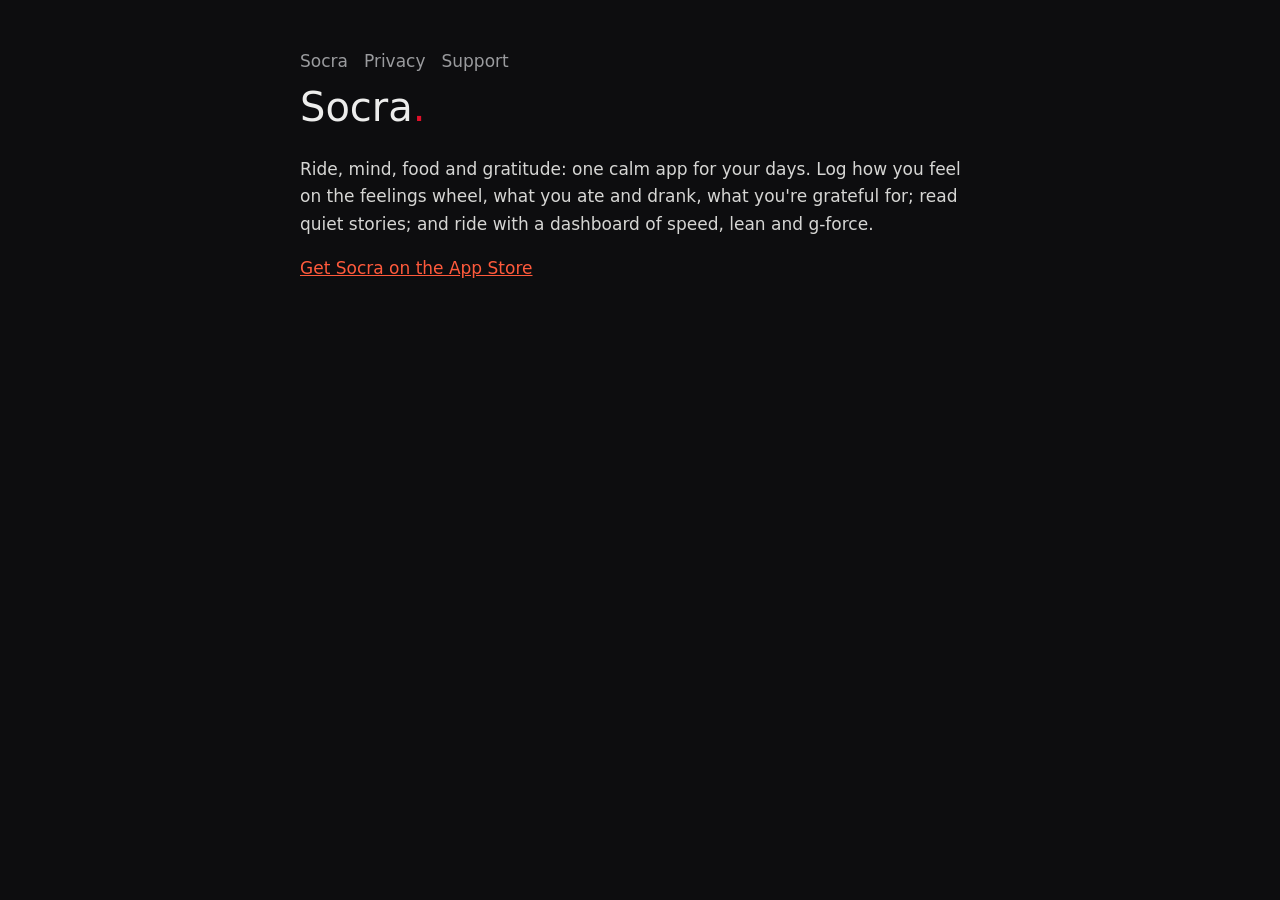
<file: index.html>
<!doctype html><html lang="en"><head><meta charset="utf-8"><meta name="viewport" content="width=device-width,initial-scale=1"><title>Socra</title><link rel="stylesheet" href="style.css"></head>
<body><main><nav><a href="./">Socra</a><a href="privacy.html">Privacy</a><a href="support.html">Support</a></nav>
<h1>Socra<span class="dot">.</span></h1><p>Ride, mind, food and gratitude: one calm app for your days. Log how you feel on the feelings wheel, what you ate and drank, what you're grateful for; read quiet stories; and ride with a dashboard of speed, lean and g-force.</p>
<p><a href="https://apps.apple.com/app/id6834481108">Get Socra on the App Store</a></p></main></body></html>
</file>
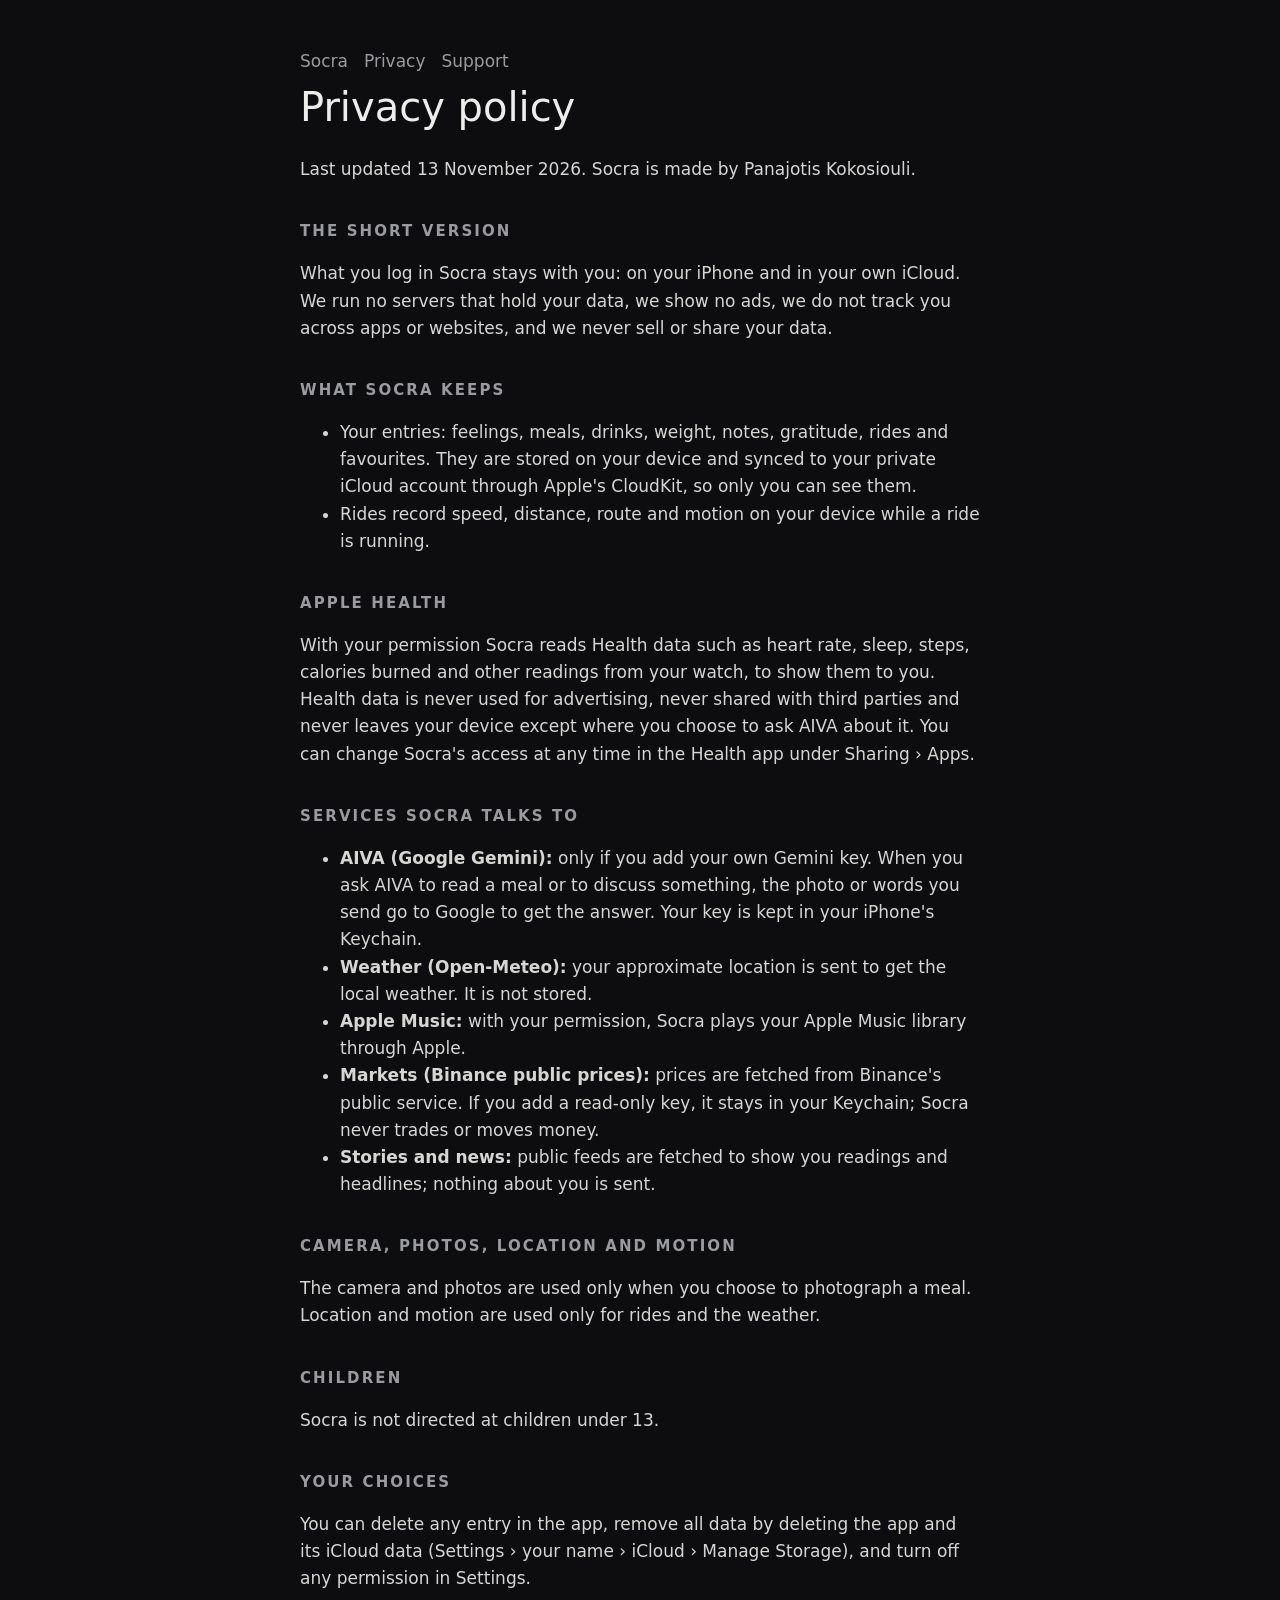
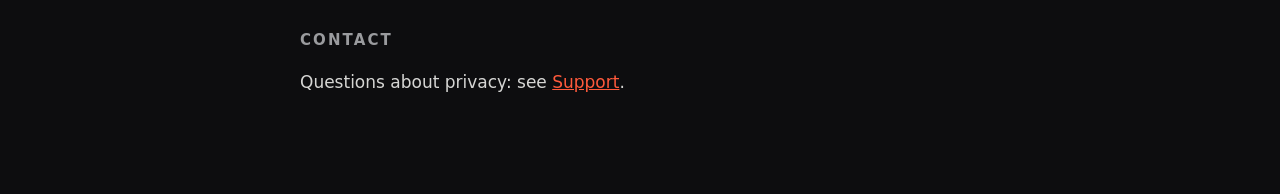
<file: privacy.html>
<!doctype html><html lang="en"><head><meta charset="utf-8"><meta name="viewport" content="width=device-width,initial-scale=1"><title>Socra privacy policy</title><link rel="stylesheet" href="style.css"></head>
<body><main><nav><a href="./">Socra</a><a href="privacy.html">Privacy</a><a href="support.html">Support</a></nav>
<h1>Privacy policy</h1><p>Last updated 13 November 2026. Socra is made by Panajotis Kokosiouli.</p>
<h2>The short version</h2>
<p>What you log in Socra stays with you: on your iPhone and in your own iCloud. We run no servers that hold your data, we show no ads, we do not track you across apps or websites, and we never sell or share your data.</p>
<h2>What Socra keeps</h2>
<ul><li>Your entries: feelings, meals, drinks, weight, notes, gratitude, rides and favourites. They are stored on your device and synced to your private iCloud account through Apple's CloudKit, so only you can see them.</li>
<li>Rides record speed, distance, route and motion on your device while a ride is running.</li></ul>
<h2>Apple Health</h2>
<p>With your permission Socra reads Health data such as heart rate, sleep, steps, calories burned and other readings from your watch, to show them to you. Health data is never used for advertising, never shared with third parties and never leaves your device except where you choose to ask AIVA about it. You can change Socra's access at any time in the Health app under Sharing › Apps.</p>
<h2>Services Socra talks to</h2>
<ul><li><strong>AIVA (Google Gemini):</strong> only if you add your own Gemini key. When you ask AIVA to read a meal or to discuss something, the photo or words you send go to Google to get the answer. Your key is kept in your iPhone's Keychain.</li>
<li><strong>Weather (Open-Meteo):</strong> your approximate location is sent to get the local weather. It is not stored.</li>
<li><strong>Apple Music:</strong> with your permission, Socra plays your Apple Music library through Apple.</li>
<li><strong>Markets (Binance public prices):</strong> prices are fetched from Binance's public service. If you add a read-only key, it stays in your Keychain; Socra never trades or moves money.</li>
<li><strong>Stories and news:</strong> public feeds are fetched to show you readings and headlines; nothing about you is sent.</li></ul>
<h2>Camera, photos, location and motion</h2>
<p>The camera and photos are used only when you choose to photograph a meal. Location and motion are used only for rides and the weather.</p>
<h2>Children</h2><p>Socra is not directed at children under 13.</p>
<h2>Your choices</h2><p>You can delete any entry in the app, remove all data by deleting the app and its iCloud data (Settings › your name › iCloud › Manage Storage), and turn off any permission in Settings.</p>
<h2>Contact</h2><p>Questions about privacy: see <a href="support.html">Support</a>.</p>
</main></body></html>
</file>
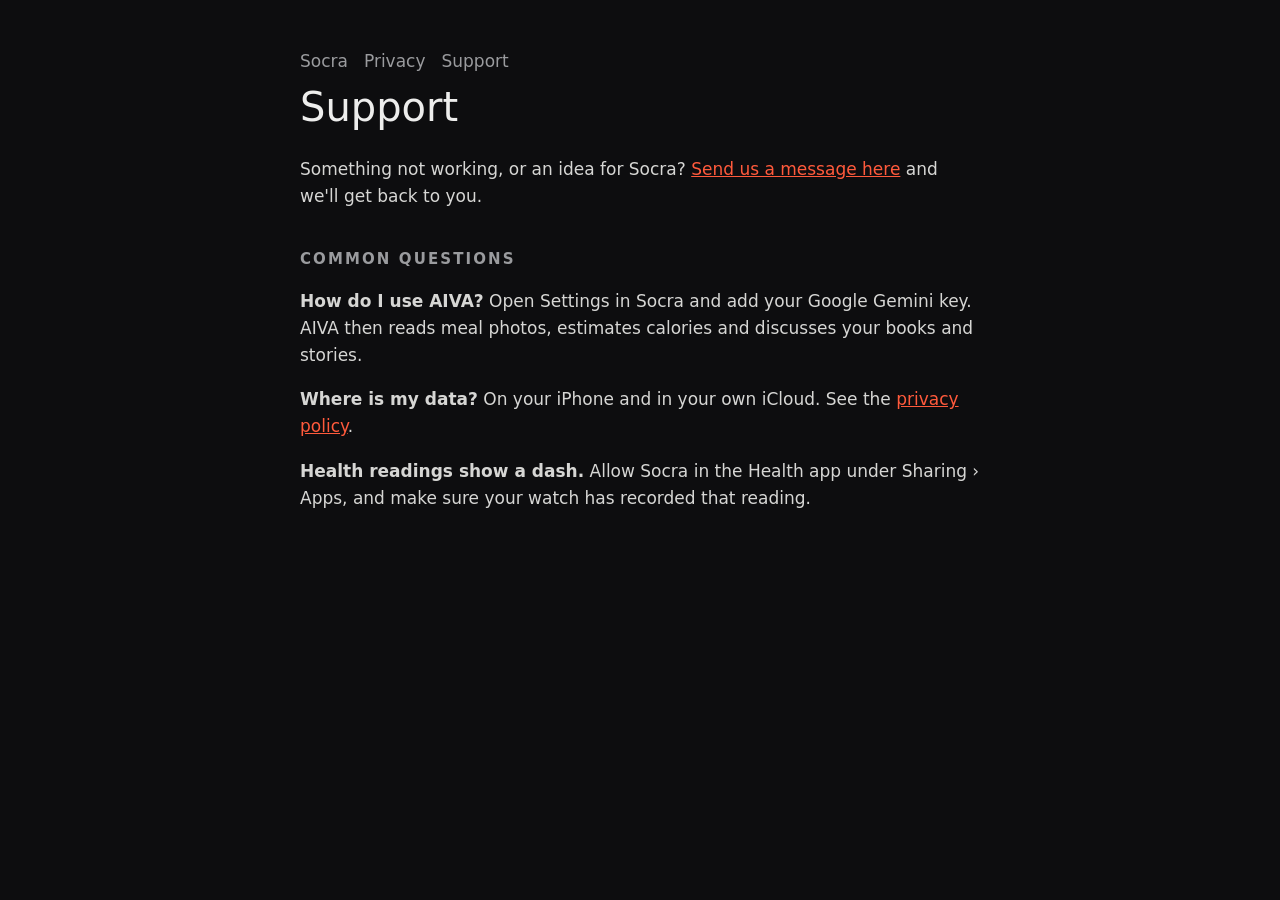
<file: support.html>
<!doctype html><html lang="en"><head><meta charset="utf-8"><meta name="viewport" content="width=device-width,initial-scale=1"><title>Socra support</title><link rel="stylesheet" href="style.css"></head>
<body><main><nav><a href="./">Socra</a><a href="privacy.html">Privacy</a><a href="support.html">Support</a></nav>
<h1>Support</h1>
<p>Something not working, or an idea for Socra? <a href="https://github.com/kokosiouli/socra-site/issues/new">Send us a message here</a> and we'll get back to you.</p>
<h2>Common questions</h2>
<p><strong>How do I use AIVA?</strong> Open Settings in Socra and add your Google Gemini key. AIVA then reads meal photos, estimates calories and discusses your books and stories.</p>
<p><strong>Where is my data?</strong> On your iPhone and in your own iCloud. See the <a href="privacy.html">privacy policy</a>.</p>
<p><strong>Health readings show a dash.</strong> Allow Socra in the Health app under Sharing › Apps, and make sure your watch has recorded that reading.</p>
</main></body></html>
</file>
<file: style.css>
:root{--bg:#0d0d0f;--ink:#ededec;--muted:#9a9b9e;--red:#e0102a}
*{box-sizing:border-box}body{margin:0;background:var(--bg);color:var(--ink);font:17px/1.6 -apple-system,Inter,system-ui,sans-serif}
main{max-width:720px;margin:0 auto;padding:48px 20px 80px}h1{font-weight:300;font-size:40px;margin:0 0 4px}
h2{font-size:15px;letter-spacing:.14em;text-transform:uppercase;color:var(--muted);margin:36px 0 8px}
p,li{color:#d6d6d4}a{color:#ff5a3c}.dot{color:var(--red)}nav a{margin-right:16px;color:var(--muted);text-decoration:none}
</file>
